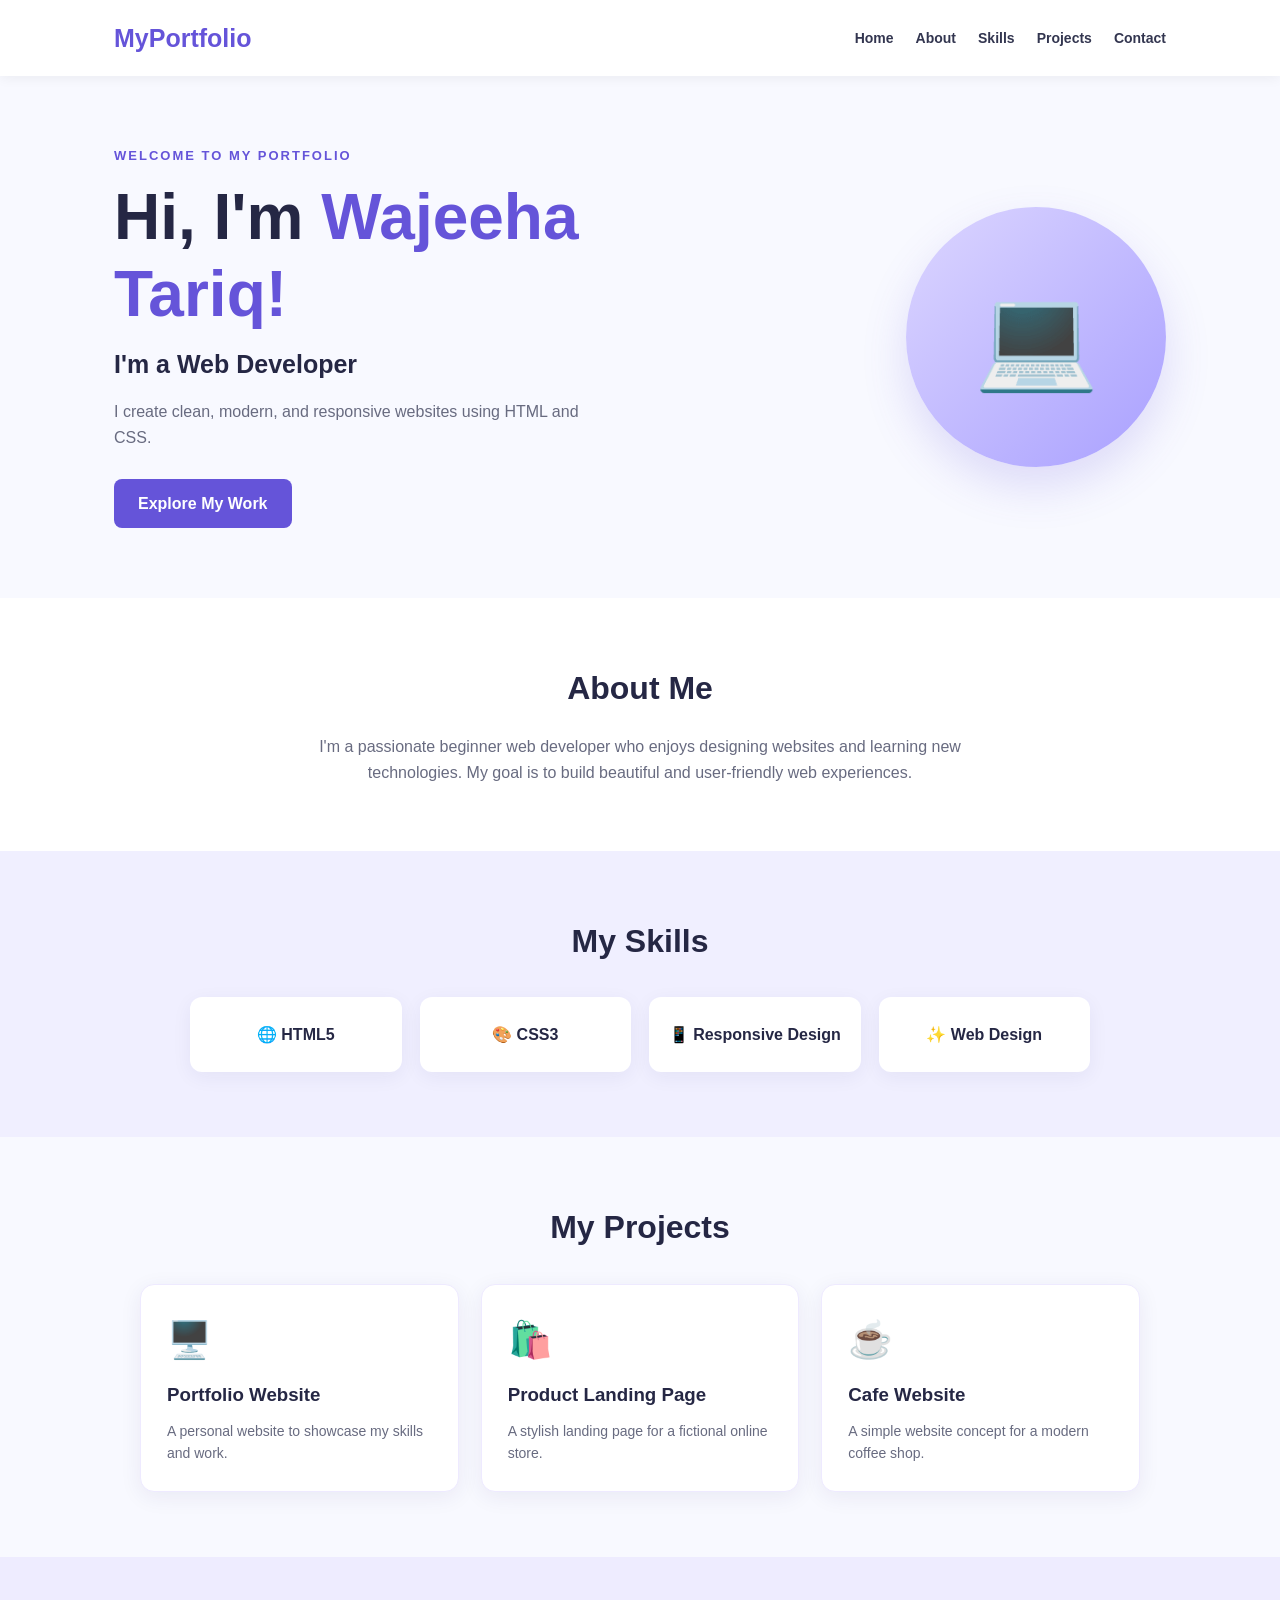
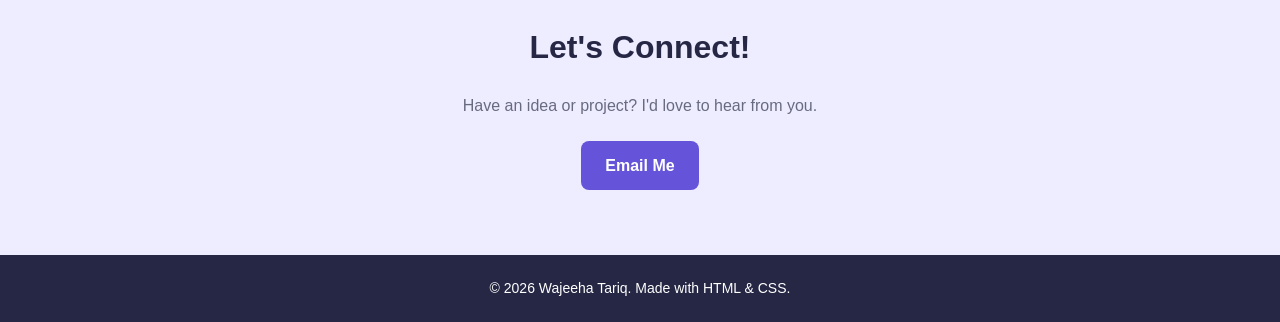
<file: index.html>
<!DOCTYPE html>
<html lang="en">
<head>
    <meta charset="UTF-8">
    <meta name="viewport" content="width=device-width, initial-scale=1.0">
    <title>My Portfolio</title>
    <link rel="stylesheet" href="style.css">
    </head>
<body>

 <header>
        <nav class="navbar">
            <h2 class="logo">MyPortfolio</h2>
            <ul class="nav-links">
                <li><a href="#home">Home</a></li>
                <li><a href="#about">About</a></li>
                <li><a href="#skills">Skills</a></li>
                <li><a href="#projects">Projects</a></li>
                <li><a href="#contact">Contact</a></li>
            </ul>
        </nav>
    </header>

    <main>
        <section id="home" class="hero">
            <div class="hero-content">
                <p class="welcome">WELCOME TO MY PORTFOLIO</p>
                <h1>Hi, I'm <span>Wajeeha Tariq!</span></h1>
                <h2>I'm a Web Developer</h2>
                <p>
                    I create clean, modern, and responsive websites
                    using HTML and CSS.
                </p>
                <a href="#projects" class="btn">Explore My Work</a>
            </div>
            <div class="hero-image">
                <div class="circle">
                    <span>💻</span>
                </div>
            </div>
        </section>

        <section id="about" class="section">
            <h2>About Me</h2>
            <p>
                I'm a passionate beginner web developer who enjoys
                designing websites and learning new technologies.
                My goal is to build beautiful and user-friendly
                web experiences.
            </p>
        </section>

        <section id="skills" class="section skills-section">
            <h2>My Skills</h2>
            <div class="skills">
                <div class="skill-card">🌐 HTML5</div>
                <div class="skill-card">🎨 CSS3</div>
                <div class="skill-card">📱 Responsive Design</div>
                <div class="skill-card">✨ Web Design</div>
            </div>
        </section>

        <section id="projects" class="section">
            <h2>My Projects</h2>
            <div class="projects">
                <article class="project-card">
                    <div class="project-icon">🖥️</div>
                    <h3>Portfolio Website</h3>
                    <p>A personal website to showcase my skills and work.</p>
                </article>

                <article class="project-card">
                    <div class="project-icon">🛍️</div>
                    <h3>Product Landing Page</h3>
                    <p>A stylish landing page for a fictional online store.</p>
                </article>

                <article class="project-card">
                    <div class="project-icon">☕</div>
                    <h3>Cafe Website</h3>
                    <p>A simple website concept for a modern coffee shop.</p>
                </article>
            </div>
        </section>

        <section id="contact" class="section contact">
            <h2>Let's Connect!</h2>
            <p>Have an idea or project? I'd love to hear from you.</p>
            <a href="mailto:wajeehatariq74@gmail.com" class="btn">Email Me</a>
        </section>
    </main>

    <footer>
        <p>&copy; 2026 Wajeeha Tariq. Made with HTML & CSS.</p>
    </footer>

</body>
</html>
</file>
<file: style.css>
/* General Styles */
* {
    margin: 0;
    padding: 0;
    box-sizing: border-box;
    scroll-behavior: smooth;
}

body {
    font-family: Arial, sans-serif;
    background: #f8f9ff;
    color: #252744;
    line-height: 1.6;
}

a {
    text-decoration: none;
}

/* Navigation Bar */
header {
    background: #ffffff;
    box-shadow: 0 2px 12px rgba(0, 0, 0, 0.06);
    position: sticky;
    top: 0;
    z-index: 10;
}

.navbar {
    max-width: 1100px;
    margin: auto;
    padding: 18px 24px;
    display: flex;
    justify-content: space-between;
    align-items: center;
    gap: 20px;
}

.logo {
    color: #6554d9;
    font-size: 25px;
}

.nav-links {
    list-style: none;
    display: flex;
    gap: 22px;
}

.nav-links a {
    color: #333650;
    font-size: 14px;
    font-weight: bold;
    transition: color 0.3s;
}

.nav-links a:hover {
    color: #6554d9;
}

/* Hero Section */
.hero {
    max-width: 1100px;
    min-height: 520px;
    margin: auto;
    padding: 70px 24px;
    display: flex;
    justify-content: space-between;
    align-items: center;
    gap: 40px;
}

.hero-content {
    max-width: 550px;
}

.welcome {
    color: #6554d9;
    font-size: 13px;
    font-weight: bold;
    letter-spacing: 2px;
}

.hero h1 {
    font-size: clamp(42px, 6vw, 64px);
    margin: 12px 0;
    line-height: 1.2;
}

.hero h1 span {
    color: #6554d9;
}

.hero h2 {
    font-size: 25px;
    margin-bottom: 15px;
}

.hero-content > p:not(.welcome) {
    color: #686b80;
    max-width: 470px;
    margin-bottom: 28px;
}

.btn {
    display: inline-block;
    background: #6554d9;
    color: white;
    padding: 12px 24px;
    border-radius: 8px;
    font-weight: bold;
    transition: 0.3s;
}

.btn:hover {
    background: #4938b8;
    transform: translateY(-3px);
}

.hero-image {
    display: flex;
    justify-content: center;
    align-items: center;
}

.circle {
    width: 260px;
    height: 260px;
    border-radius: 50%;
    background: linear-gradient(135deg, #dcd6ff, #a9a0ff);
    display: flex;
    justify-content: center;
    align-items: center;
    box-shadow: 0 20px 45px rgba(101, 84, 217, 0.18);
}

.circle span {
    font-size: 100px;
}

/* General Sections */
.section {
    padding: 65px 24px;
    text-align: center;
}

.section h2 {
    font-size: 32px;
    margin-bottom: 20px;
}

#about {
    background: white;
}

#about p,
.contact p {
    max-width: 650px;
    margin: auto;
    color: #686b80;
}

/* Skills */
.skills-section {
    background: #f0efff;
}

.skills {
    max-width: 900px;
    margin: 30px auto 0;
    display: grid;
    grid-template-columns: repeat(4, 1fr);
    gap: 18px;
}

.skill-card {
    padding: 25px 12px;
    background: white;
    border-radius: 12px;
    font-weight: bold;
    box-shadow: 0 5px 20px rgba(40, 35, 100, 0.06);
    transition: transform 0.3s;
}

.skill-card:hover {
    transform: translateY(-6px);
}

/* Projects */
.projects {
    max-width: 1000px;
    margin: 30px auto 0;
    display: grid;
    grid-template-columns: repeat(3, 1fr);
    gap: 22px;
    text-align: left;
}

.project-card {
    background: white;
    padding: 26px;
    border-radius: 14px;
    box-shadow: 0 5px 22px rgba(40, 35, 100, 0.07);
    border: 1px solid #eeeaff;
    transition: transform 0.3s, box-shadow 0.3s;
}

.project-card:hover {
    transform: translateY(-6px);
    box-shadow: 0 12px 28px rgba(40, 35, 100, 0.12);
}

.project-icon {
    font-size: 36px;
    margin-bottom: 12px;
}

.project-card h3 {
    margin-bottom: 10px;
}

.project-card p {
    color: #686b80;
    font-size: 14px;
}

/* Contact */
.contact {
    background: #eeecff;
}

.contact .btn {
    margin-top: 22px;
}

/* Footer */
footer {
    background: #252744;
    color: white;
    text-align: center;
    padding: 22px;
    font-size: 14px;
}

/* Responsive Design */
@media (max-width: 768px) {
    .navbar {
        flex-direction: column;
    }

    .nav-links {
        justify-content: center;
        flex-wrap: wrap;
        gap: 12px 18px;
    }

    .hero {
        flex-direction: column-reverse;
        text-align: center;
        padding-top: 45px;
    }

    .hero-content > p:not(.welcome) {
        margin-left: auto;
        margin-right: auto;
    }

    .circle {
        width: 190px;
        height: 190px;
    }

    .circle span {
        font-size: 75px;
    }

    .skills {
        grid-template-columns: repeat(2, 1fr);
    }

    .projects {
        grid-template-columns: 1fr;
        max-width: 500px;
    }
}

@media (max-width: 400px) {
    .nav-links {
        gap: 10px;
    }

    .nav-links a {
        font-size: 12px;
    }

    .skills {
        grid-template-columns: 1fr;
    }
}
</file>
